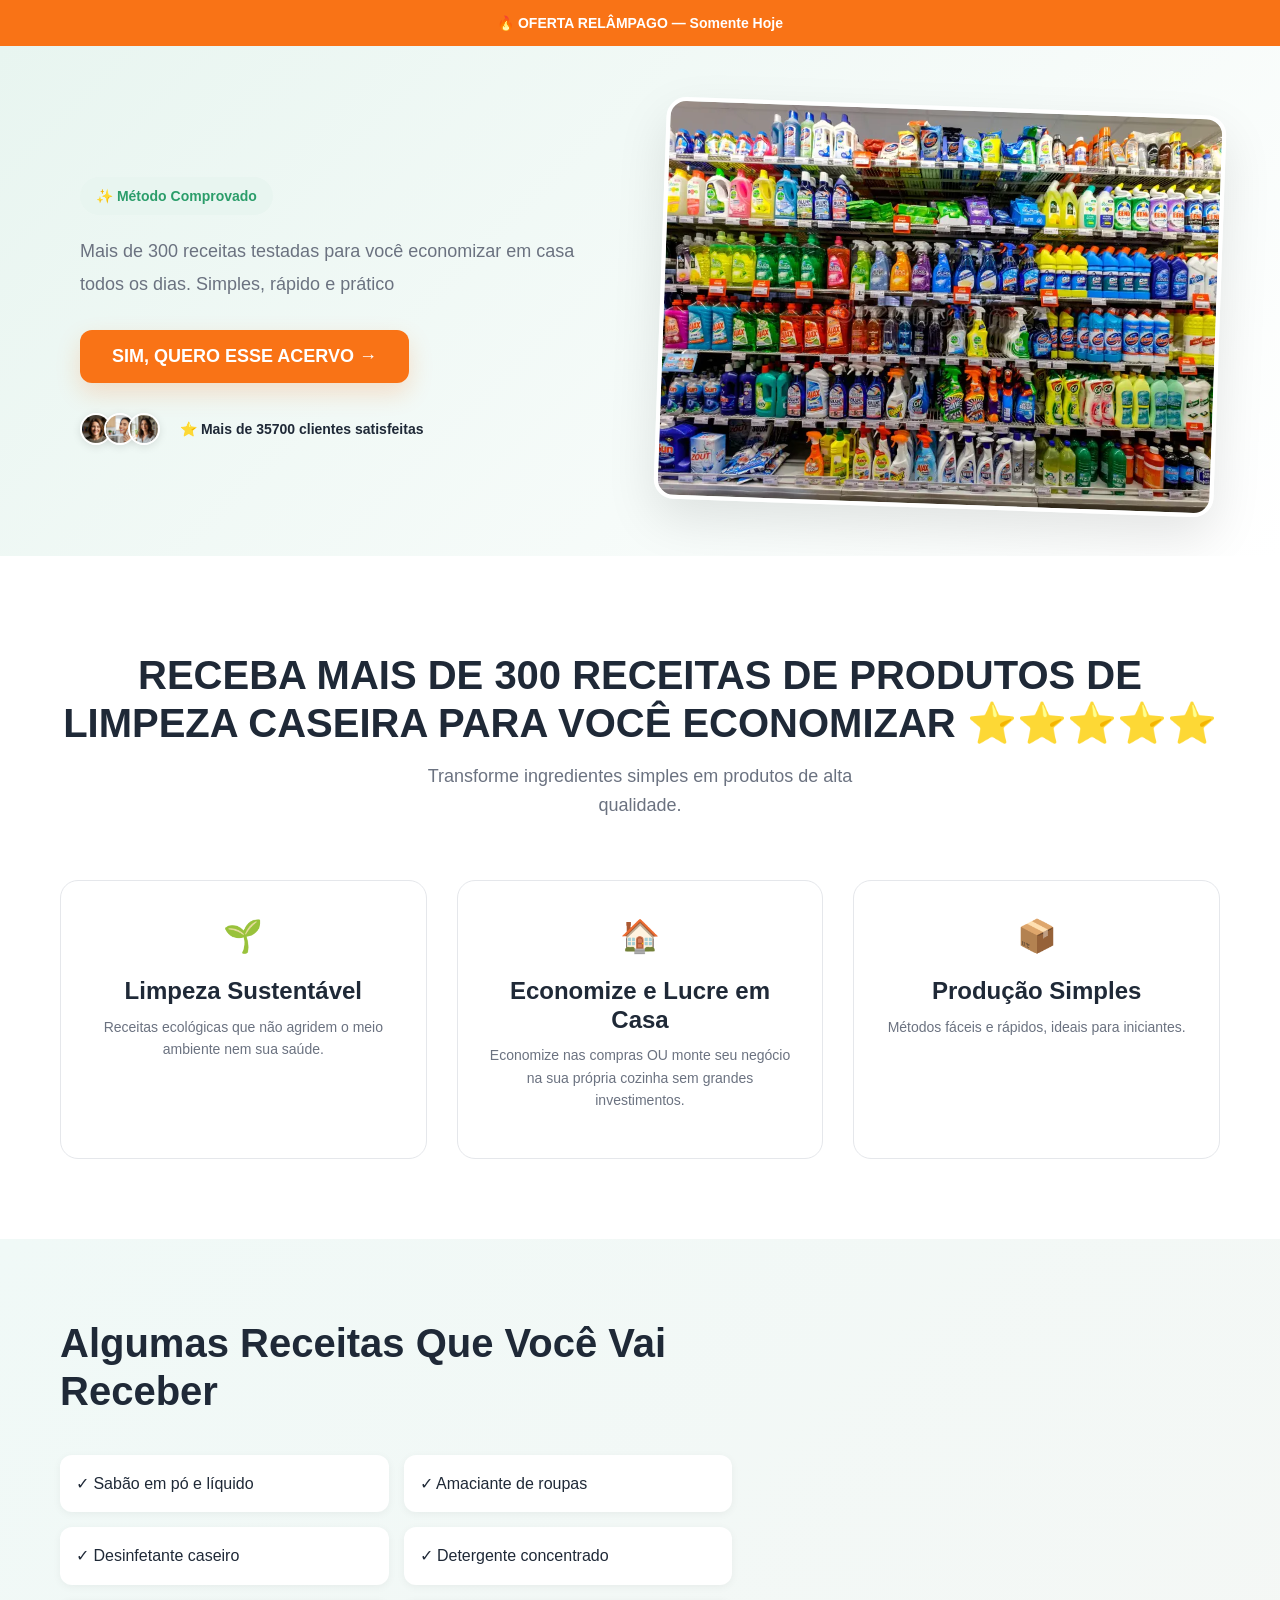
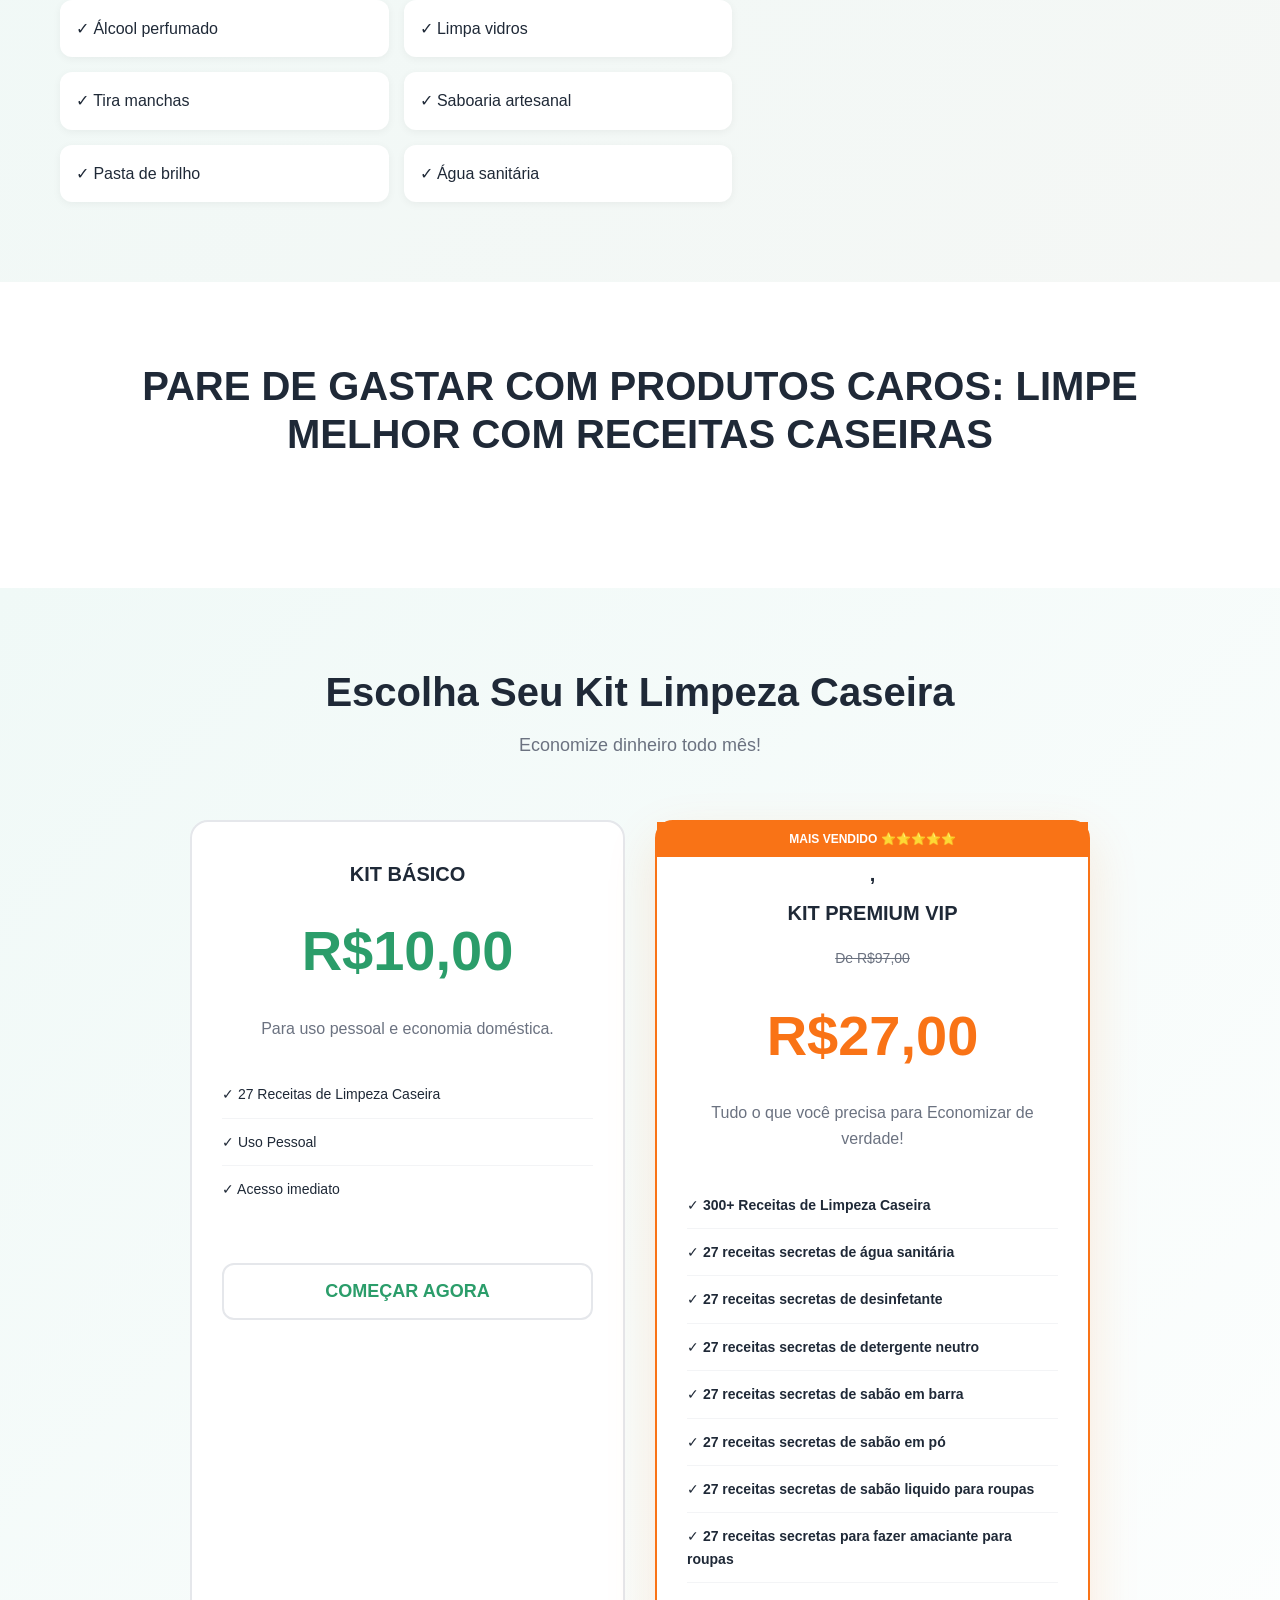
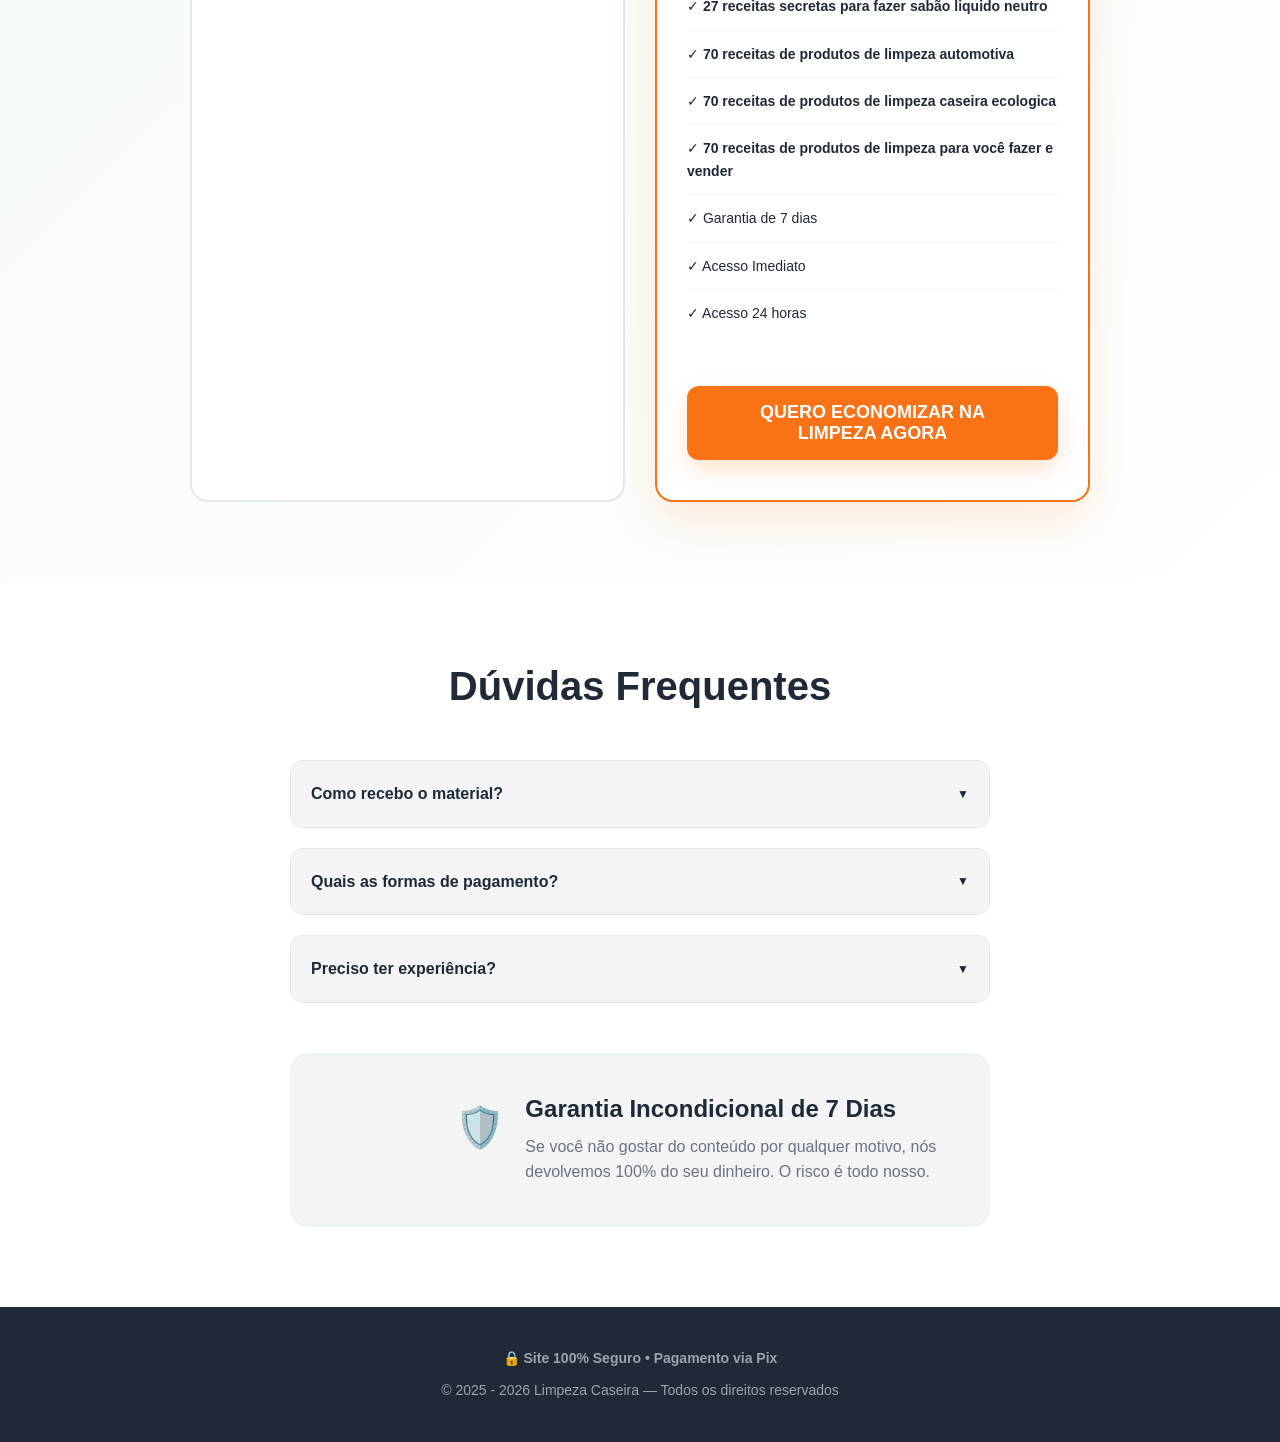
<file: index.html>
<!DOCTYPE html>
<html lang="pt-BR">
    <head>
        <meta charset="UTF-8"/>
        <meta name="viewport" content="width=device-width, initial-scale=1.0, maximum-scale=1"/>
        <title>Limpeza Caseira - Multiplique Sua Renda</title>
        <link rel="stylesheet" href="css/styles.css">
    </head>
    <div class="elementor-widget-container">
        <script src="https://cdn.utmify.com.br/scripts/utms/latest.js" data-utmify-prevent-subids="" async="" defer=""></script>
        <!-- Meta Pixel Code -->
        <script>
!function(f,b,e,v,n,t,s)
{if(f.fbq)return;n=f.fbq=function(){n.callMethod?
n.callMethod.apply(n,arguments):n.queue.push(arguments)};
if(!f._fbq)f._fbq=n;n.push=n;n.loaded=!0;n.version='2.0';
n.queue=[];t=b.createElement(e);t.async=!0;
t.src=v;s=b.getElementsByTagName(e)[0];
s.parentNode.insertBefore(t,s)}(window, document,'script',
'https://connect.facebook.net/en_US/fbevents.js');
fbq('init', '1253588453019189');
fbq('track', 'PageView');
</script>
        <noscript>
            <img height="1" width="1" style="display:none" src="https://www.facebook.com/tr?id=1253588453019189&ev=PageView&noscript=1"/>
        </noscript>
        <!-- End Meta Pixel Code -->         
    </div>
    <body>
        <!-- Top Alert Bar -->
        <div class="alert-bar">
            🔥 OFERTA RELÂMPAGO — Somente Hoje
</div>
        <!-- Hero Section -->
        <header class="hero-section">
            <div class="container">
                <div class="hero-content">
                    <div class="hero-text">
                        <div class="badge">
                            ✨ Método Comprovado
</div>
                        <p class="hero-subtitle">Mais de 300 receitas testadas para você economizar em casa todos os dias. Simples, rápido e prático</p>
                        <button class="btn btn-primary btn-lg" id="scrollPricing">
                            SIM, QUERO ESSE ACERVO &rarr;
</button>
                        <div class="social-proof">
                            <div class="avatars">
                                <img src="images/avatar1.jpg" alt="User" class="avatar">
                                <img src="images/avatar2.jpg" alt="User" class="avatar">
                                <img src="images/avatar3.jpg" alt="User" class="avatar">
                            </div>
                            <span>⭐ Mais de 35700 clientes satisfeitas</span>
                        </div>
                    </div>
                    <div class="hero-image">
                        <img src="images/hero-bg.jpg" alt="Produtos de limpeza caseiros" class="product-image">
                    </div>
                </div>
            </div>
        </header>
        <!-- Benefits Section -->
        <section class="benefits-section">
            <div class="container">
                <div class="section-header">
                    <h2><h2 spellcheck="true" data-medium-editor-element="true" role="textbox" aria-multiline="true" data-medium-editor-editor-index="39" medium-editor-index="319993c7-714f-2b6f-6f4d-fbbd4f64e919" data-placeholder="Type your text" data-medium-focused="true">RECEBA MAIS DE 300 RECEITAS DE PRODUTOS DE LIMPEZA CASEIRA PARA VOCÊ ECONOMIZAR ⭐⭐⭐⭐⭐</h2></h2>
                    <p>Transforme ingredientes simples em produtos de alta qualidade.</p>
                </div>
                <div class="benefits-grid">
                    <div class="benefit-card">
                        <div class="benefit-icon">🌱</div>
                        <h3>Limpeza Sustentável</h3>
                        <p>Receitas ecológicas que não agridem o meio ambiente nem sua saúde.</p>
                    </div>
                    <div class="benefit-card">
                        <div class="benefit-icon">🏠</div>
                        <h3>Economize e Lucre em Casa</h3>
                        <p>Economize nas compras OU monte seu negócio na sua própria cozinha sem grandes investimentos.</p>
                    </div>
                    <div class="benefit-card">
                        <div class="benefit-icon">📦</div>
                        <h3>Produção Simples</h3>
                        <p>Métodos fáceis e rápidos, ideais para iniciantes.</p>
                    </div>
                </div>
            </div>
        </section>
        <!-- Recipes Section -->
        <section class="recipes-section">
            <div class="container">
                <div class="recipes-content">
                    <div class="recipes-list">
                        <h2>Algumas Receitas Que Você Vai Receber&nbsp;</h2>
                        <div class="recipes-grid">
                            <div class="recipe-item">✓ Sabão em pó e líquido</div>
                            <div class="recipe-item">✓ Amaciante de roupas</div>
                            <div class="recipe-item">✓ Desinfetante caseiro</div>
                            <div class="recipe-item">✓ Detergente concentrado</div>
                            <div class="recipe-item">✓ Álcool perfumado</div>
                            <div class="recipe-item">✓ Limpa vidros</div>
                            <div class="recipe-item">✓ Tira manchas</div>
                            <div class="recipe-item">✓ Saboaria artesanal</div>
                            <div class="recipe-item">✓ Pasta de brilho</div>
                            <div class="recipe-item">✓ Água sanitária</div>
                        </div>
                    </div>
                </div>
            </div>
        </section>
        <!-- Testimonials -->
        <section class="testimonials-section">
            <div class="container">
                <h2>PARE DE GASTAR COM PRODUTOS CAROS: LIMPE MELHOR COM RECEITAS CASEIRAS</h2>
            </div>
        </section>
        <!-- Pricing Section -->
        <section class="pricing-section" id="pricing">
            <div class="container">
                <div class="section-header">
                    <h2>Escolha Seu Kit Limpeza Caseira</h2>
                    <p>Economize dinheiro todo mês!</p>
                </div>
                <div class="pricing-cards">
                    <div class="pricing-card">
                        <h3>KIT BÁSICO</h3>
                        <div class="price">R$10,00</div>
                        <p>Para uso pessoal e economia doméstica.</p>
                        <ul class="features">
                            <li>✓ 27 Receitas de Limpeza Caseira</li>
                            <li>✓ Uso Pessoal</li>
                            <li>✓ Acesso imediato</li>
                        </ul>
                        <button class="btn btn-outline btn-lg" onclick="window.location.href='index2.html'">
                            COMEÇAR AGORA
</button>
                    </div>
                    <div class="pricing-card featured">
                        <div class="badge-featured">MAIS VENDIDO&nbsp;⭐⭐⭐⭐⭐</div>
                        <h3>,</h3>
                        <h3>KIT PREMIUM VIP</h3>
                        <div class="price-section">
                            <span class="old-price">De R$97,00</span>
                            <div class="price featured-price">R$27,00</div>
                        </div>
                        <p>Tudo o que você precisa para Economizar de verdade!</p>
                        <ul class="features">
                            <li>✓ 
                                <strong>300+ Receitas de Limpeza Caseira</strong>
                            </li>
                            <li>✓ 
                                <strong>27 receitas secretas de água sanitária&nbsp;</strong>
                            </li>
                            <li>✓ 
                                <strong>27 receitas secretas de desinfetante</strong>
                            </li>
                            <li>✓ 
                                <strong>27 receitas secretas de detergente neutro</strong>
                            </li>
                            <li>✓ 
                                <strong>27 receitas secretas de sabão em barra</strong>
                            </li>
                            <li>✓ 
                                <strong>27 receitas secretas de sabão em pó</strong>
                            </li>
                            <li>✓ 
                                <strong>27 receitas secretas de sabão liquido para roupas </strong>
                            </li>
                            <li>✓ 
                                <strong>27 receitas secretas para fazer amaciante para roupas</strong>
                            </li>
                            <li>✓ 
                                <strong>27 receitas secretas para fazer sabão liquido neutro</strong>
                            </li>
                            <li>✓ 
                                <strong>70 receitas de produtos de limpeza automotiva</strong>
                            </li>
                            <li>✓ 
                                <strong>70 receitas de produtos de limpeza caseira ecologica</strong>
                            </li>
                            <li>✓ 
                                <strong>70 receitas de produtos de limpeza para você fazer e vender</strong>
                            </li>
                            <li>✓ Garantia de 7 dias</li>
                            <li>✓ Acesso Imediato</li>
                            <li>✓ Acesso 24 horas</li>
                        </ul>
                        <button class="btn btn-primary btn-lg" onclick="window.location.href='https://pay.wiapy.com/n4kEjGSii8'">
                            QUERO ECONOMIZAR NA LIMPEZA AGORA
</button>
                    </div>
                </div>
            </div>
        </section>
        <!-- FAQ Section -->
        <section class="faq-section">
            <div class="container">
                <h2>Dúvidas Frequentes</h2>
                <div class="faq-items">
                    <div class="faq-item">
                        <div class="faq-question" onclick="toggleFaq(this)">
                            Como recebo o material?
                            <span class="toggle-icon">▼</span>
                        </div>
                        <div class="faq-answer">
                            O acesso é enviado imediatamente para o seu e-mail logo após a confirmação do pagamento. É tudo digital, você pode baixar no celular ou computador.
</div>
                    </div>
                    <div class="faq-item">
                        <div class="faq-question" onclick="toggleFaq(this)">
                            Quais as formas de pagamento?
                            <span class="toggle-icon">▼</span>
                        </div>
                        <div class="faq-answer">
                            Aceitamos Pix com aprovação imediata e cartões de crédito. Tudo processado por uma plataforma 100% segura.
</div>
                    </div>
                    <div class="faq-item">
                        <div class="faq-question" onclick="toggleFaq(this)">
                            Preciso ter experiência?
                            <span class="toggle-icon">▼</span>
                        </div>
                        <div class="faq-answer">
                            Não! As receitas são passo a passo, ideais para iniciantes. Você vai conseguir fazer mesmo que nunca tenha feito antes.
</div>
                    </div>
                </div>
                <div class="guarantee-box">
                    <div class="guarantee-icon">
                        <div>
                            <span style="color: var(--text-muted);">&nbsp; &nbsp; &nbsp; &nbsp; &nbsp; &nbsp; 🛡️</span>
                            <br>
                        </div>
                    </div>
                    <div>
                        <h3>Garantia Incondicional de 7 Dias</h3>
                        <p>Se você não gostar do conteúdo por qualquer motivo, nós devolvemos 100% do seu dinheiro. O risco é todo nosso.</p>
                    </div>
                </div>
            </div>
        </section>
        <!-- Footer -->
        <footer class="footer">
            <div class="container">
                <div class="footer-secure">🔒 Site 100% Seguro • Pagamento via Pix</div>
                <p>&copy; 2025 - 2026 Limpeza Caseira &mdash; Todos os direitos reservados</p>
            </div>
        </footer>
        <script src="js/script.js"></script>
    </body>
</html>
</file>
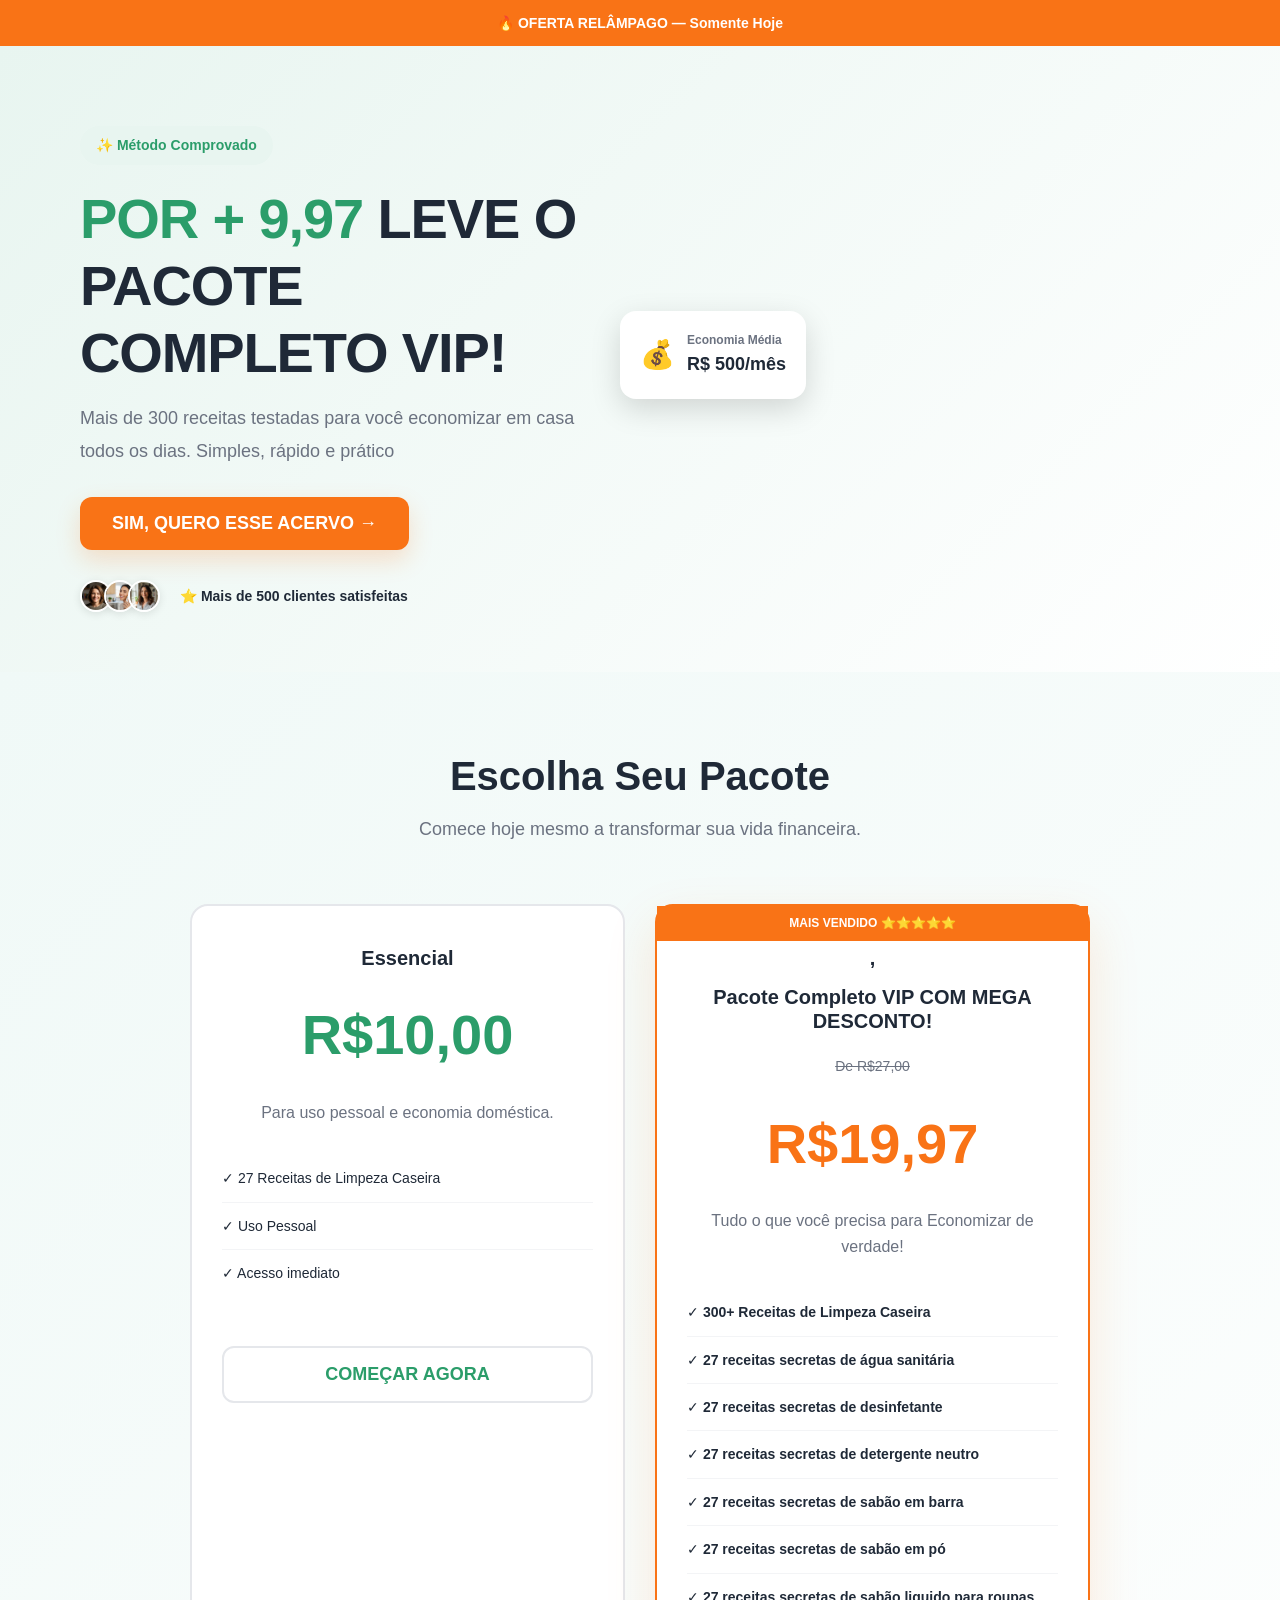
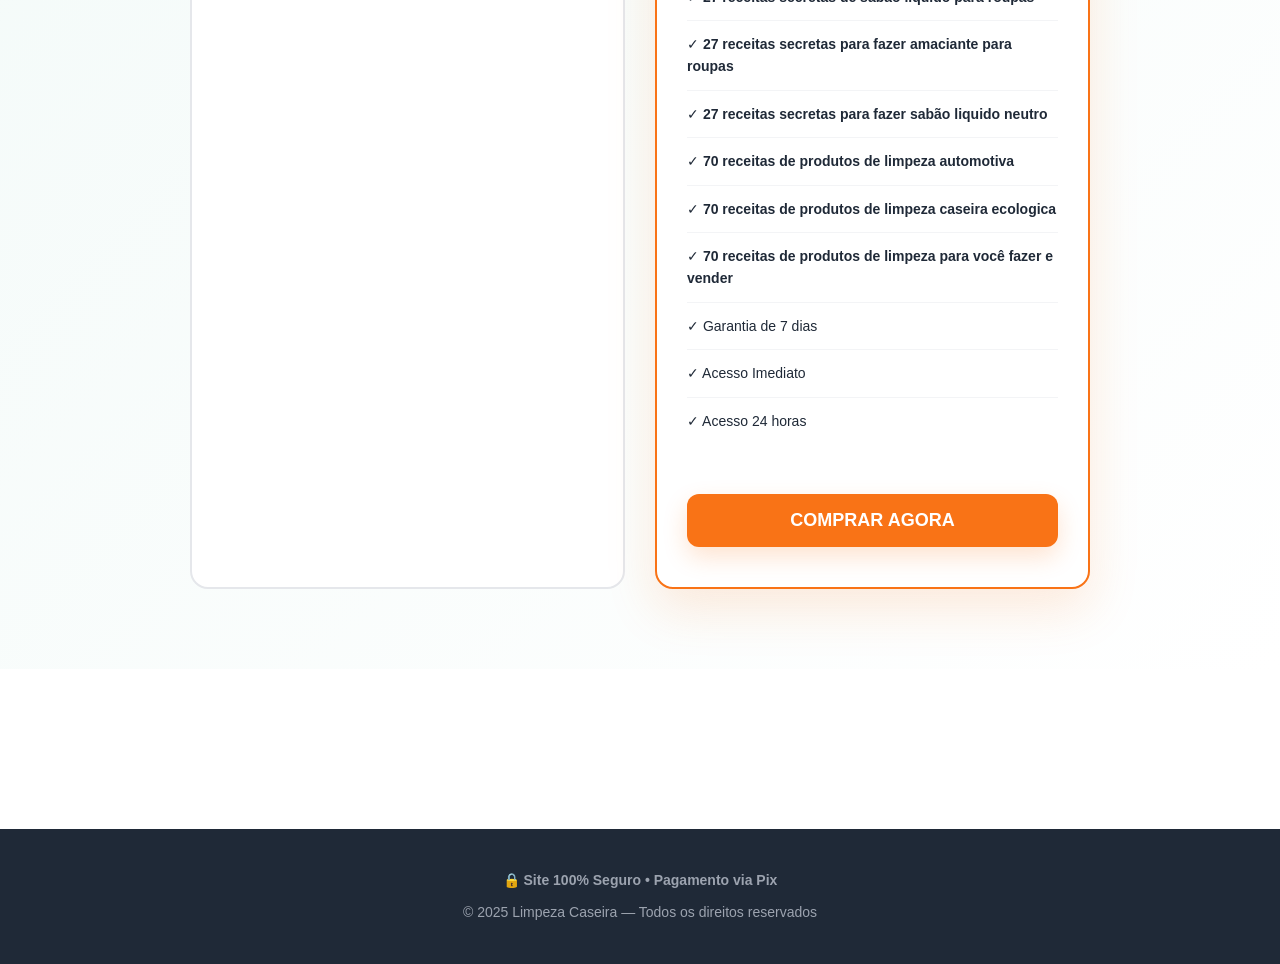
<file: index2.html>
<!DOCTYPE html>
<html lang="pt-BR">
    <head>
        <meta charset="UTF-8"/>
        <meta name="viewport" content="width=device-width, initial-scale=1.0, maximum-scale=1"/>
        <title>Limpeza Caseira - Multiplique Sua Renda</title>
        <link rel="stylesheet" href="css/styles.css">
    </head>
    <div class="elementor-widget-container">
        <script src="https://cdn.utmify.com.br/scripts/utms/latest.js" data-utmify-prevent-subids="" async="" defer=""></script>
        <!-- Meta Pixel Code -->
        <script>
!function(f,b,e,v,n,t,s)
{if(f.fbq)return;n=f.fbq=function(){n.callMethod?
n.callMethod.apply(n,arguments):n.queue.push(arguments)};
if(!f._fbq)f._fbq=n;n.push=n;n.loaded=!0;n.version='2.0';
n.queue=[];t=b.createElement(e);t.async=!0;
t.src=v;s=b.getElementsByTagName(e)[0];
s.parentNode.insertBefore(t,s)}(window, document,'script',
'https://connect.facebook.net/en_US/fbevents.js');
fbq('init', '1253588453019189');
fbq('track', 'PageView');
</script>
        <noscript>
            <img height="1" width="1" style="display:none" src="https://www.facebook.com/tr?id=1253588453019189&ev=PageView&noscript=1"/>
        </noscript>
        <!-- End Meta Pixel Code -->         
    </div>
    <body>
        <!-- Top Alert Bar -->
        <div class="alert-bar">
            🔥 OFERTA RELÂMPAGO — Somente Hoje
</div>
        <!-- Hero Section -->
        <header class="hero-section">
            <div class="container">
                <div class="hero-content">
                    <div class="hero-text">
                        <div class="badge">
                            ✨ Método Comprovado
</div>
                        <h1><span class="highlight">POR + 9,97</span>&nbsp;LEVE O PACOTE COMPLETO VIP!</h1>
                        <p class="hero-subtitle">Mais de 300 receitas testadas para você economizar em casa todos os dias. Simples, rápido e prático</p>
                        <button class="btn btn-primary btn-lg" id="scrollPricing">
                            SIM, QUERO ESSE ACERVO &rarr;
</button>
                        <div class="social-proof">
                            <div class="avatars">
                                <img src="images/avatar1.jpg" alt="User" class="avatar">
                                <img src="images/avatar2.jpg" alt="User" class="avatar">
                                <img src="images/avatar3.jpg" alt="User" class="avatar">
                            </div>
                            <span>⭐ Mais de 500 clientes satisfeitas</span>
                        </div>
                    </div>
                    <div class="hero-image">
                        <div class="floating-badge">
                            <div class="icon">💰</div>
                            <div>
                                <p>Economia Média</p>
                                <p class="bold">R$ 500/mês</p>
                            </div>
                        </div>
                    </div>
                </div>
            </div>
        </header>
        <!-- Benefits Section -->
        <!-- Recipes Section -->
        <!-- Testimonials -->
        <!-- Pricing Section -->
        <section class="pricing-section" id="pricing">
            <div class="container">
                <div class="section-header">
                    <h2>Escolha Seu Pacote</h2>
                    <p>Comece hoje mesmo a transformar sua vida financeira.</p>
                </div>
                <div class="pricing-cards">
                    <div class="pricing-card">
                        <h3>Essencial</h3>
                        <div class="price">R$10,00</div>
                        <p>Para uso pessoal e economia doméstica.</p>
                        <ul class="features">
                            <li>✓ 27 Receitas de Limpeza Caseira</li>
                            <li>✓ Uso Pessoal</li>
                            <li>✓ Acesso imediato</li>
                        </ul>
                        <button class="btn btn-outline btn-lg" onclick="window.location.href='https://pay.wiapy.com/CThr7U6z9S'">
                            COMEÇAR AGORA
</button>
                    </div>
                    <div class="pricing-card featured">
                        <div class="badge-featured">MAIS VENDIDO&nbsp;⭐⭐⭐⭐⭐</div>
                        <h3>,</h3>
                        <h3>Pacote Completo VIP COM MEGA DESCONTO!</h3>
                        <div class="price-section">
                            <span class="old-price">De R$27,00</span>
                            <div class="price featured-price">R$19,97</div>
                        </div>
                        <p>Tudo o que você precisa para Economizar de verdade!</p>
                        <ul class="features">
                            <li>✓ 
                                <strong>300+ Receitas de Limpeza Caseira</strong>
                            </li>
                            <li>✓ 
                                <strong>27 receitas secretas de água sanitária&nbsp;</strong>
                            </li>
                            <li>✓ 
                                <strong>27 receitas secretas de desinfetante</strong>
                            </li>
                            <li>✓ 
                                <strong>27 receitas secretas de detergente neutro</strong>
                            </li>
                            <li>✓ 
                                <strong>27 receitas secretas de sabão em barra</strong>
                            </li>
                            <li>✓ 
                                <strong>27 receitas secretas de sabão em pó</strong>
                            </li>
                            <li>✓ 
                                <strong>27 receitas secretas de sabão liquido para roupas </strong>
                            </li>
                            <li>✓ 
                                <strong>27 receitas secretas para fazer amaciante para roupas</strong>
                            </li>
                            <li>✓ 
                                <strong>27 receitas secretas para fazer sabão liquido neutro</strong>
                            </li>
                            <li>✓ 
                                <strong>70 receitas de produtos de limpeza automotiva</strong>
                            </li>
                            <li>✓ 
                                <strong>70 receitas de produtos de limpeza caseira ecologica</strong>
                            </li>
                            <li>✓ 
                                <strong>70 receitas de produtos de limpeza para você fazer e vender</strong>
                            </li>
                            <li>✓ Garantia de 7 dias</li>
                            <li>✓ Acesso Imediato</li>
                            <li>✓ Acesso 24 horas</li>
                        </ul>
                        <button class="btn btn-primary btn-lg" onclick="window.location.href='https://pay.wiapy.com/o1HfJuOet'">
                            COMPRAR AGORA
</button>
                    </div>
                </div>
            </div>
        </section>
        <!-- FAQ Section -->
        <section class="faq-section">
</section>
        <!-- Footer -->
        <footer class="footer">
            <div class="container">
                <div class="footer-secure">🔒 Site 100% Seguro • Pagamento via Pix</div>
                <p>© 2025 Limpeza Caseira — Todos os direitos reservados</p>
            </div>
        </footer>
        <script src="js/script.js"></script>
    </body>
</html>
</file>
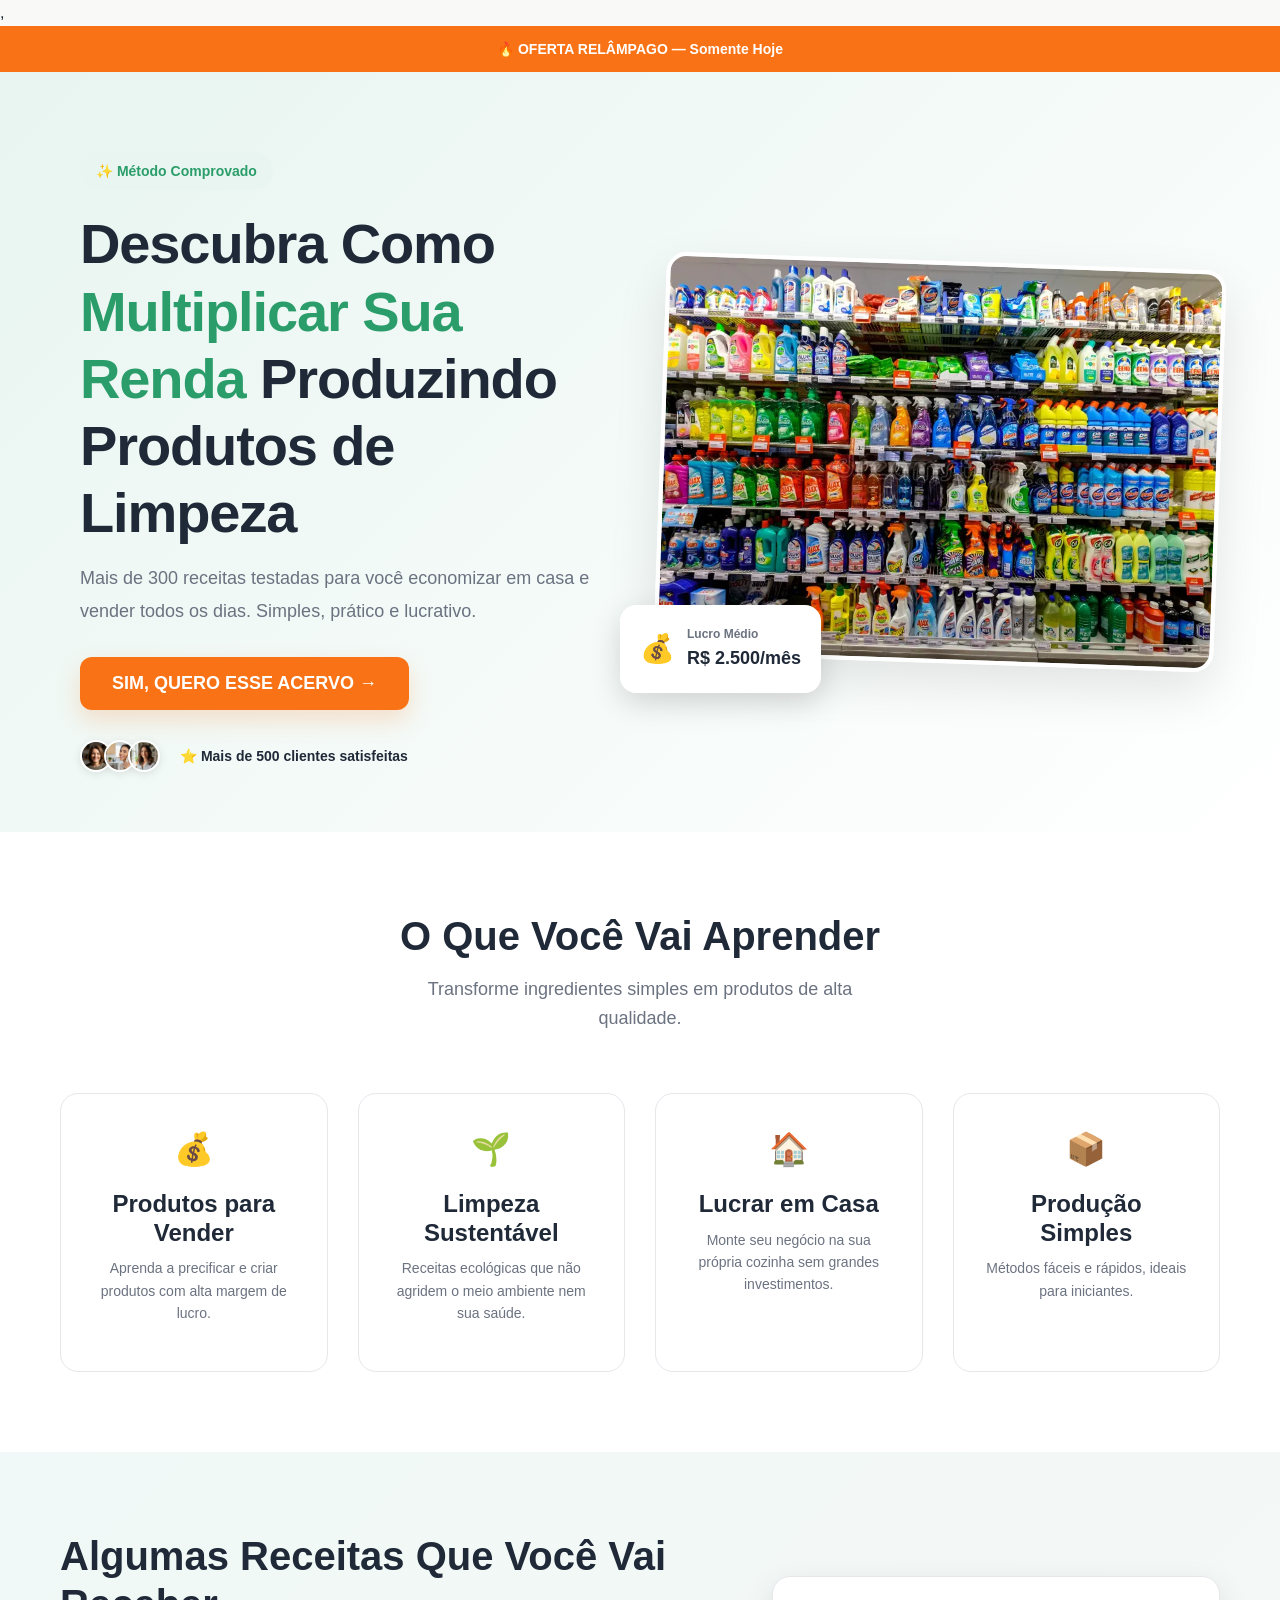
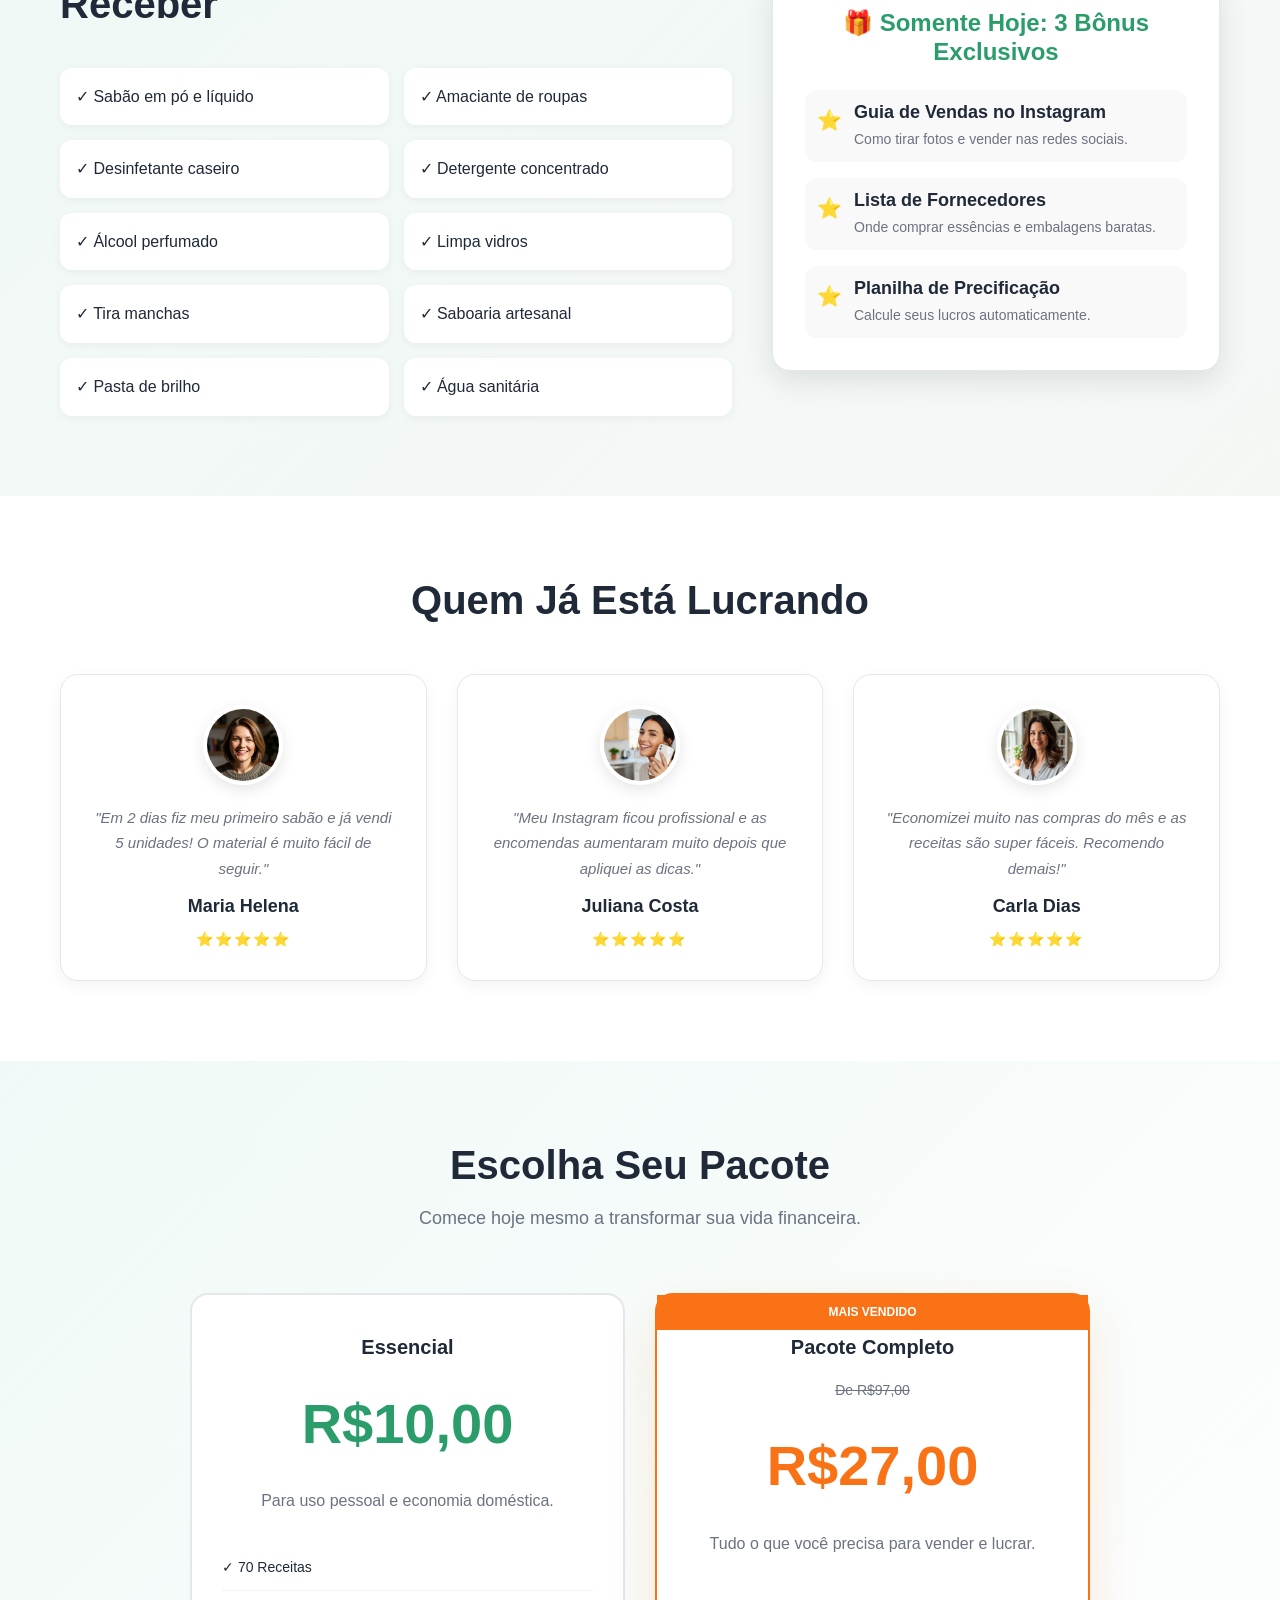
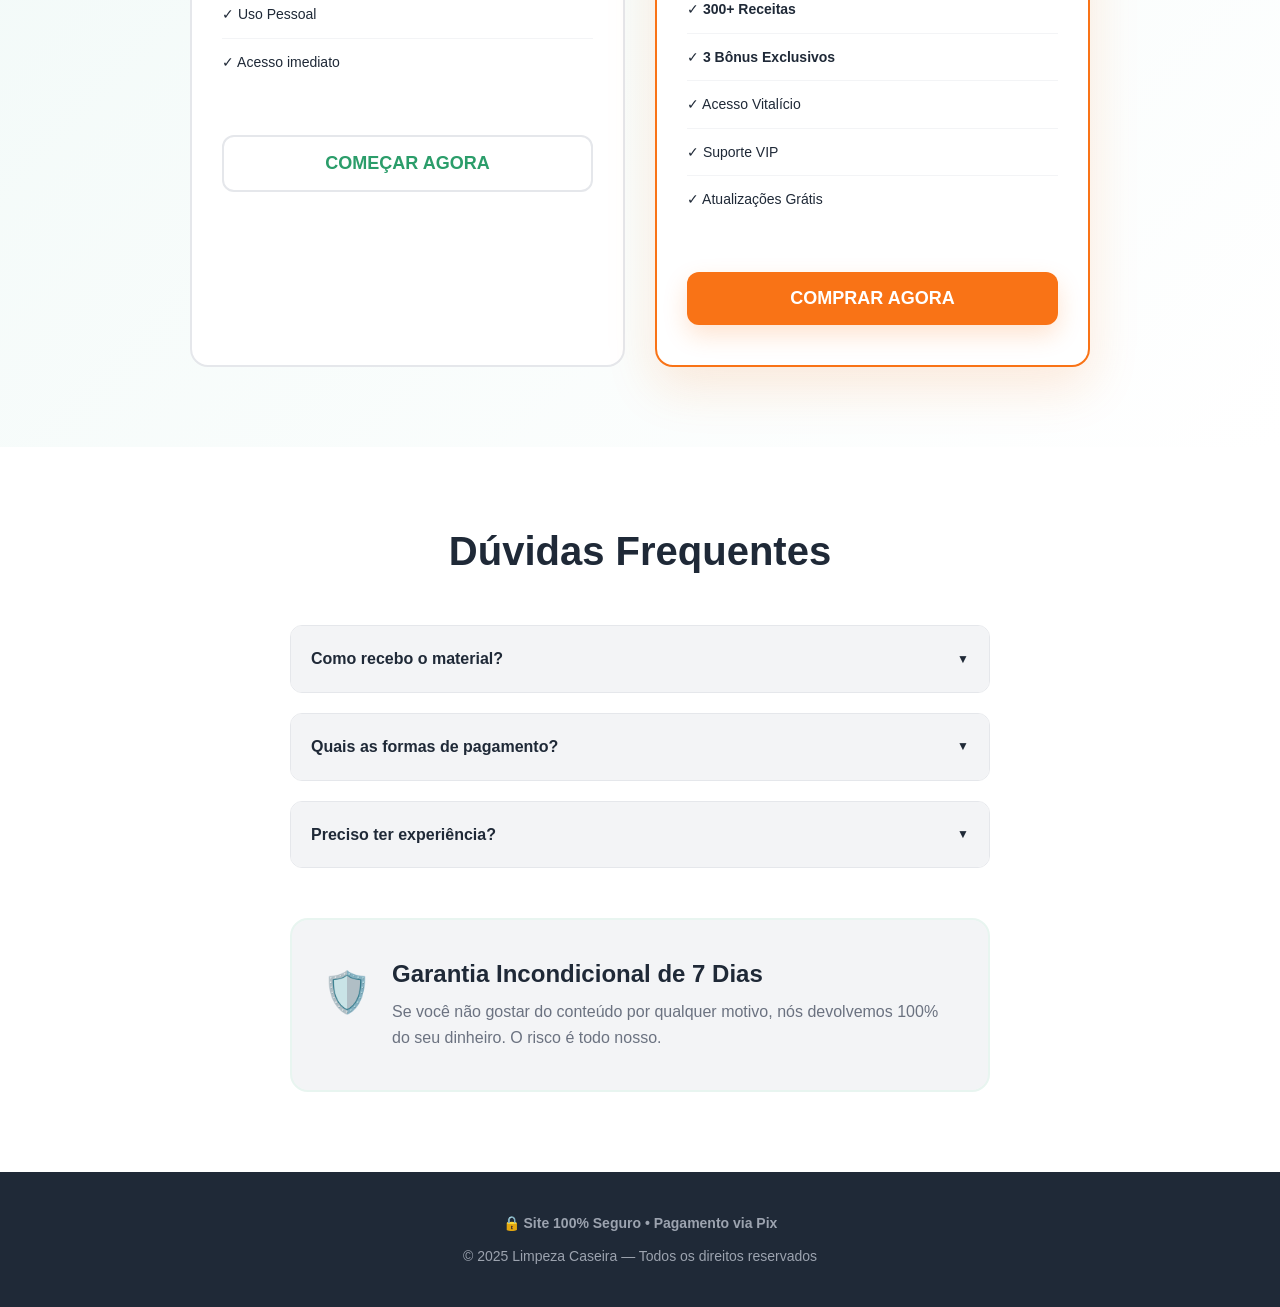
<file: sales.html>
,<!DOCTYPE html>
<html lang="pt-BR">
<head>
    <meta charset="UTF-8" />
    <meta name="viewport" content="width=device-width, initial-scale=1.0, maximum-scale=1" />
    <title>Limpeza Caseira - Multiplique Sua Renda</title>
    <link rel="stylesheet" href="/css/styles.css">
</head>
<body>
    <!-- Top Alert Bar -->
    <div class="alert-bar">
        🔥 OFERTA RELÂMPAGO — Somente Hoje
    </div>

    <!-- Hero Section -->
    <header class="hero-section">
        <div class="container">
            <div class="hero-content">
                <div class="hero-text">
                    <div class="badge">
                        ✨ Método Comprovado
                    </div>
                    
                    <h1>Descubra Como <span class="highlight">Multiplicar Sua Renda</span> Produzindo Produtos de Limpeza</h1>
                    
                    <p class="hero-subtitle">Mais de 300 receitas testadas para você economizar em casa e vender todos os dias. Simples, prático e lucrativo.</p>
                    
                    <button class="btn btn-primary btn-lg" id="scrollPricing">
                        SIM, QUERO ESSE ACERVO →
                    </button>

                    <div class="social-proof">
                        <div class="avatars">
                            <img src="/images/avatar1.jpg" alt="User" class="avatar">
                            <img src="/images/avatar2.jpg" alt="User" class="avatar">
                            <img src="/images/avatar3.jpg" alt="User" class="avatar">
                        </div>
                        <span>⭐ Mais de 500 clientes satisfeitas</span>
                    </div>
                </div>

                <div class="hero-image">
                    <img src="/images/hero-bg.jpg" alt="Produtos de limpeza caseiros" class="product-image">
                    
                    <div class="floating-badge">
                        <div class="icon">💰</div>
                        <div>
                            <p>Lucro Médio</p>
                            <p class="bold">R$ 2.500/mês</p>
                        </div>
                    </div>
                </div>
            </div>
        </div>
    </header>

    <!-- Benefits Section -->
    <section class="benefits-section">
        <div class="container">
            <div class="section-header">
                <h2>O Que Você Vai Aprender</h2>
                <p>Transforme ingredientes simples em produtos de alta qualidade.</p>
            </div>

            <div class="benefits-grid">
                <div class="benefit-card">
                    <div class="benefit-icon">💰</div>
                    <h3>Produtos para Vender</h3>
                    <p>Aprenda a precificar e criar produtos com alta margem de lucro.</p>
                </div>
                <div class="benefit-card">
                    <div class="benefit-icon">🌱</div>
                    <h3>Limpeza Sustentável</h3>
                    <p>Receitas ecológicas que não agridem o meio ambiente nem sua saúde.</p>
                </div>
                <div class="benefit-card">
                    <div class="benefit-icon">🏠</div>
                    <h3>Lucrar em Casa</h3>
                    <p>Monte seu negócio na sua própria cozinha sem grandes investimentos.</p>
                </div>
                <div class="benefit-card">
                    <div class="benefit-icon">📦</div>
                    <h3>Produção Simples</h3>
                    <p>Métodos fáceis e rápidos, ideais para iniciantes.</p>
                </div>
            </div>
        </div>
    </section>

    <!-- Recipes Section -->
    <section class="recipes-section">
        <div class="container">
            <div class="recipes-content">
                <div class="recipes-list">
                    <h2>Algumas Receitas Que Você Vai Receber</h2>
                    <div class="recipes-grid">
                        <div class="recipe-item">✓ Sabão em pó e líquido</div>
                        <div class="recipe-item">✓ Amaciante de roupas</div>
                        <div class="recipe-item">✓ Desinfetante caseiro</div>
                        <div class="recipe-item">✓ Detergente concentrado</div>
                        <div class="recipe-item">✓ Álcool perfumado</div>
                        <div class="recipe-item">✓ Limpa vidros</div>
                        <div class="recipe-item">✓ Tira manchas</div>
                        <div class="recipe-item">✓ Saboaria artesanal</div>
                        <div class="recipe-item">✓ Pasta de brilho</div>
                        <div class="recipe-item">✓ Água sanitária</div>
                    </div>
                </div>

                <div class="bonus-box">
                    <h3>🎁 Somente Hoje: 3 Bônus Exclusivos</h3>
                    <div class="bonus-items">
                        <div class="bonus-item">
                            <div class="bonus-icon">⭐</div>
                            <div>
                                <h4>Guia de Vendas no Instagram</h4>
                                <p>Como tirar fotos e vender nas redes sociais.</p>
                            </div>
                        </div>
                        <div class="bonus-item">
                            <div class="bonus-icon">⭐</div>
                            <div>
                                <h4>Lista de Fornecedores</h4>
                                <p>Onde comprar essências e embalagens baratas.</p>
                            </div>
                        </div>
                        <div class="bonus-item">
                            <div class="bonus-icon">⭐</div>
                            <div>
                                <h4>Planilha de Precificação</h4>
                                <p>Calcule seus lucros automaticamente.</p>
                            </div>
                        </div>
                    </div>
                </div>
            </div>
        </div>
    </section>

    <!-- Testimonials -->
    <section class="testimonials-section">
        <div class="container">
            <h2>Quem Já Está Lucrando</h2>
            <div class="testimonials-grid">
                <div class="testimonial-card">
                    <img src="/images/avatar1.jpg" alt="Maria Helena" class="testimonial-avatar">
                    <p class="testimonial-quote">"Em 2 dias fiz meu primeiro sabão e já vendi 5 unidades! O material é muito fácil de seguir."</p>
                    <h4>Maria Helena</h4>
                    <div class="stars">⭐⭐⭐⭐⭐</div>
                </div>
                <div class="testimonial-card">
                    <img src="/images/avatar2.jpg" alt="Juliana Costa" class="testimonial-avatar">
                    <p class="testimonial-quote">"Meu Instagram ficou profissional e as encomendas aumentaram muito depois que apliquei as dicas."</p>
                    <h4>Juliana Costa</h4>
                    <div class="stars">⭐⭐⭐⭐⭐</div>
                </div>
                <div class="testimonial-card">
                    <img src="/images/avatar3.jpg" alt="Carla Dias" class="testimonial-avatar">
                    <p class="testimonial-quote">"Economizei muito nas compras do mês e as receitas são super fáceis. Recomendo demais!"</p>
                    <h4>Carla Dias</h4>
                    <div class="stars">⭐⭐⭐⭐⭐</div>
                </div>
            </div>
        </div>
    </section>

    <!-- Pricing Section -->
    <section class="pricing-section" id="pricing">
        <div class="container">
            <div class="section-header">
                <h2>Escolha Seu Pacote</h2>
                <p>Comece hoje mesmo a transformar sua vida financeira.</p>
            </div>

            <div class="pricing-cards">
                <div class="pricing-card">
                    <h3>Essencial</h3>
                    <div class="price">R$10,00</div>
                    <p>Para uso pessoal e economia doméstica.</p>
                    <ul class="features">
                        <li>✓ 70 Receitas</li>
                        <li>✓ Uso Pessoal</li>
                        <li>✓ Acesso imediato</li>
                    </ul>
                    <button class="btn btn-outline btn-lg" onclick="window.location.href='https://pay.wiapy.com/CThr7U6z9S'">
                        COMEÇAR AGORA
                    </button>
                </div>

                <div class="pricing-card featured">
                    <div class="badge-featured">MAIS VENDIDO</div>
                    <h3>Pacote Completo</h3>
                    <div class="price-section">
                        <span class="old-price">De R$97,00</span>
                        <div class="price featured-price">R$27,00</div>
                    </div>
                    <p>Tudo o que você precisa para vender e lucrar.</p>
                    <ul class="features">
                        <li>✓ <strong>300+ Receitas</strong></li>
                        <li>✓ <strong>3 Bônus Exclusivos</strong></li>
                        <li>✓ Acesso Vitalício</li>
                        <li>✓ Suporte VIP</li>
                        <li>✓ Atualizações Grátis</li>
                    </ul>
                    <button class="btn btn-primary btn-lg" onclick="window.location.href='https://pay.wiapy.com/n4kEjGSii8'">
                        COMPRAR AGORA
                    </button>
                </div>
            </div>
        </div>
    </section>

    <!-- FAQ Section -->
    <section class="faq-section">
        <div class="container">
            <h2>Dúvidas Frequentes</h2>
            
            <div class="faq-items">
                <div class="faq-item">
                    <div class="faq-question" onclick="toggleFaq(this)">
                        Como recebo o material?
                        <span class="toggle-icon">▼</span>
                    </div>
                    <div class="faq-answer">
                        O acesso é enviado imediatamente para o seu e-mail logo após a confirmação do pagamento. É tudo digital, você pode baixar no celular ou computador.
                    </div>
                </div>

                <div class="faq-item">
                    <div class="faq-question" onclick="toggleFaq(this)">
                        Quais as formas de pagamento?
                        <span class="toggle-icon">▼</span>
                    </div>
                    <div class="faq-answer">
                        Aceitamos Pix com aprovação imediata e cartões de crédito. Tudo processado por uma plataforma 100% segura.
                    </div>
                </div>

                <div class="faq-item">
                    <div class="faq-question" onclick="toggleFaq(this)">
                        Preciso ter experiência?
                        <span class="toggle-icon">▼</span>
                    </div>
                    <div class="faq-answer">
                        Não! As receitas são passo a passo, ideais para iniciantes. Você vai conseguir fazer mesmo que nunca tenha feito antes.
                    </div>
                </div>
            </div>

            <div class="guarantee-box">
                <div class="guarantee-icon">🛡️</div>
                <div>
                    <h3>Garantia Incondicional de 7 Dias</h3>
                    <p>Se você não gostar do conteúdo por qualquer motivo, nós devolvemos 100% do seu dinheiro. O risco é todo nosso.</p>
                </div>
            </div>
        </div>
    </section>

    <!-- Footer -->
    <footer class="footer">
        <div class="container">
            <div class="footer-secure">🔒 Site 100% Seguro • Pagamento via Pix</div>
            <p>© 2025 Limpeza Caseira — Todos os direitos reservados</p>
        </div>
    </footer>

    <script src="/js/script.js"></script>
</body>
</html>
</file>
<file: css/styles.css>
/* ============================================
   RESET & BASE STYLES
   ============================================ */
* {
    margin: 0;
    padding: 0;
    box-sizing: border-box;
}

html, body {
    font-family: 'Inter', -apple-system, BlinkMacSystemFont, 'Segoe UI', sans-serif;
    color: #1f2937;
    background: #f9faf7;
    line-height: 1.6;
}

/* ============================================
   COLOR PALETTE
   ============================================ */
:root {
    --primary: #2b9d6a;
    --primary-light: #e8f5f0;
    --accent: #f97316;
    --accent-light: #fff5f0;
    --dark: #1f2937;
    --light-gray: #f3f4f6;
    --border: #e5e7eb;
    --text-muted: #6b7280;
}

/* ============================================
   TYPOGRAPHY
   ============================================ */
h1, h2, h3, h4, h5, h6 {
    font-family: 'Poppins', sans-serif;
    font-weight: 700;
    line-height: 1.2;
    margin-bottom: 1rem;
}

h1 {
    font-size: 3.5rem;
    letter-spacing: -0.02em;
}

h2 {
    font-size: 2.5rem;
}

h3 {
    font-size: 1.5rem;
}

h4 {
    font-size: 1.125rem;
}

p {
    margin-bottom: 1rem;
}

.highlight {
    color: var(--primary);
}

/* ============================================
   CONTAINER & GRID
   ============================================ */
.container {
    max-width: 1200px;
    margin: 0 auto;
    padding: 0 20px;
}

/* ============================================
   ALERTS & BADGES
   ============================================ */
.alert-bar {
    background: var(--accent);
    color: white;
    text-align: center;
    padding: 12px 20px;
    font-size: 14px;
    font-weight: bold;
    animation: pulse 2s infinite;
}

@keyframes pulse {
    0%, 100% { opacity: 1; }
    50% { opacity: 0.7; }
}

.badge {
    display: inline-block;
    background: var(--primary-light);
    color: var(--primary);
    padding: 8px 16px;
    border-radius: 9999px;
    font-size: 14px;
    font-weight: 600;
    margin-bottom: 20px;
}

.badge-featured {
    position: absolute;
    top: 0;
    left: 0;
    right: 0;
    background: var(--accent);
    color: white;
    text-align: center;
    padding: 8px;
    font-size: 12px;
    font-weight: bold;
}

/* ============================================
   BUTTONS
   ============================================ */
.btn {
    padding: 12px 24px;
    border: none;
    border-radius: 12px;
    font-size: 16px;
    font-weight: 600;
    cursor: pointer;
    transition: all 0.3s ease;
    display: inline-block;
    text-align: center;
    text-decoration: none;
}

.btn-lg {
    padding: 16px 32px;
    font-size: 18px;
}

.btn-primary {
    background: var(--accent);
    color: white;
    box-shadow: 0 10px 25px rgba(249, 115, 22, 0.2);
}

.btn-primary:hover {
    background: #ea6317;
    transform: translateY(-2px);
    box-shadow: 0 15px 35px rgba(249, 115, 22, 0.3);
}

.btn-outline {
    background: white;
    color: var(--primary);
    border: 2px solid var(--border);
}

.btn-outline:hover {
    background: var(--primary-light);
    border-color: var(--primary);
}

/* ============================================
   HERO SECTION
   ============================================ */
.hero-section {
    background: linear-gradient(135deg, #e8f5f0 0%, white 100%);
    padding: 60px 0 40px;
    position: relative;
    overflow: hidden;
}

.hero-content {
    display: grid;
    grid-template-columns: 1fr 1fr;
    gap: 40px;
    align-items: center;
}

.hero-text {
    padding: 20px;
}

.hero-subtitle {
    font-size: 1.125rem;
    color: var(--text-muted);
    margin-bottom: 30px;
    line-height: 1.8;
}

.social-proof {
    display: flex;
    align-items: center;
    gap: 12px;
    margin-top: 30px;
    font-size: 14px;
    font-weight: 600;
}

.avatars {
    display: flex;
    margin-right: 8px;
}

.avatar {
    width: 32px;
    height: 32px;
    border-radius: 50%;
    border: 2px solid white;
    margin-left: -8px;
    object-fit: cover;
    box-shadow: 0 2px 8px rgba(0,0,0,0.1);
}

.avatar:first-child {
    margin-left: 0;
}

.hero-image {
    position: relative;
}

.product-image {
    width: 100%;
    border-radius: 20px;
    box-shadow: 0 20px 50px rgba(0,0,0,0.1);
    border: 4px solid white;
    transform: rotate(2deg);
    transition: transform 0.5s ease;
}

.product-image:hover {
    transform: rotate(0deg);
}

.floating-badge {
    position: absolute;
    bottom: -30px;
    left: -40px;
    background: white;
    padding: 20px;
    border-radius: 16px;
    box-shadow: 0 10px 30px rgba(0,0,0,0.15);
    display: flex;
    gap: 12px;
    align-items: center;
    animation: bounce 3s infinite;
}

.floating-badge .icon {
    font-size: 28px;
}

.floating-badge p:first-of-type {
    font-size: 12px;
    color: var(--text-muted);
    font-weight: 600;
    margin: 0;
}

.floating-badge .bold {
    font-size: 18px;
    font-weight: bold;
    color: var(--dark);
    margin: 0;
}

@keyframes bounce {
    0%, 100% { transform: translateY(0); }
    50% { transform: translateY(-10px); }
}

/* ============================================
   BENEFITS SECTION
   ============================================ */
.benefits-section {
    background: white;
    padding: 80px 0;
}

.section-header {
    text-align: center;
    margin-bottom: 60px;
}

.section-header h2 {
    margin-bottom: 15px;
}

.section-header p {
    font-size: 1.125rem;
    color: var(--text-muted);
    max-width: 500px;
    margin: 0 auto;
}

.benefits-grid {
    display: grid;
    grid-template-columns: repeat(auto-fit, minmax(250px, 1fr));
    gap: 30px;
}

.benefit-card {
    background: white;
    padding: 30px;
    border-radius: 18px;
    border: 1px solid var(--border);
    text-align: center;
    transition: all 0.3s ease;
}

.benefit-card:hover {
    border-color: var(--primary);
    box-shadow: 0 10px 30px rgba(43, 157, 106, 0.1);
}

.benefit-icon {
    font-size: 32px;
    margin-bottom: 15px;
}

.benefit-card h3 {
    margin-bottom: 10px;
    color: var(--dark);
}

.benefit-card p {
    color: var(--text-muted);
    font-size: 14px;
}

/* ============================================
   RECIPES SECTION
   ============================================ */
.recipes-section {
    background: linear-gradient(135deg, #f0f9f7 0%, #f5f7f5 100%);
    padding: 80px 0;
}

.recipes-content {
    display: grid;
    grid-template-columns: 1.5fr 1fr;
    gap: 40px;
    align-items: center;
}

.recipes-list h2 {
    margin-bottom: 40px;
}

.recipes-grid {
    display: grid;
    grid-template-columns: repeat(2, 1fr);
    gap: 15px;
}

.recipe-item {
    background: white;
    padding: 16px;
    border-radius: 12px;
    box-shadow: 0 2px 8px rgba(0,0,0,0.05);
    font-weight: 500;
    color: var(--dark);
    transition: all 0.3s ease;
}

.recipe-item:hover {
    box-shadow: 0 5px 15px rgba(43, 157, 106, 0.1);
    transform: translateY(-2px);
}

.bonus-box {
    background: white;
    padding: 32px;
    border-radius: 18px;
    box-shadow: 0 10px 30px rgba(0,0,0,0.1);
    border: 1px solid var(--border);
}

.bonus-box h3 {
    text-align: center;
    margin-bottom: 24px;
    color: var(--primary);
}

.bonus-items {
    display: flex;
    flex-direction: column;
    gap: 16px;
}

.bonus-item {
    display: flex;
    gap: 12px;
    padding: 12px;
    background: #f9f9f9;
    border-radius: 12px;
}

.bonus-icon {
    font-size: 20px;
    flex-shrink: 0;
    margin-top: 2px;
}

.bonus-item h4 {
    margin: 0 0 4px 0;
    color: var(--dark);
}

.bonus-item p {
    margin: 0;
    font-size: 14px;
    color: var(--text-muted);
}

/* ============================================
   TESTIMONIALS SECTION
   ============================================ */
.testimonials-section {
    background: white;
    padding: 80px 0;
}

.testimonials-section h2 {
    text-align: center;
    margin-bottom: 50px;
}

.testimonials-grid {
    display: grid;
    grid-template-columns: repeat(auto-fit, minmax(300px, 1fr));
    gap: 30px;
}

.testimonial-card {
    background: white;
    padding: 30px;
    border-radius: 18px;
    border: 1px solid var(--border);
    text-align: center;
    box-shadow: 0 5px 15px rgba(0,0,0,0.05);
    transition: all 0.3s ease;
}

.testimonial-card:hover {
    box-shadow: 0 10px 30px rgba(0,0,0,0.1);
    transform: translateY(-5px);
}

.testimonial-avatar {
    width: 80px;
    height: 80px;
    border-radius: 50%;
    margin: 0 auto 20px;
    border: 4px solid white;
    object-fit: cover;
    box-shadow: 0 5px 15px rgba(0,0,0,0.1);
}

.testimonial-quote {
    font-style: italic;
    color: var(--text-muted);
    margin-bottom: 15px;
    font-size: 15px;
    line-height: 1.7;
}

.testimonial-card h4 {
    margin: 15px 0 10px 0;
    color: var(--dark);
}

.stars {
    color: #fbbf24;
    font-size: 14px;
    letter-spacing: 2px;
}

/* ============================================
   PRICING SECTION
   ============================================ */
.pricing-section {
    background: linear-gradient(135deg, #f0f9f7 0%, #fff 100%);
    padding: 80px 0;
}

.pricing-cards {
    display: grid;
    grid-template-columns: repeat(auto-fit, minmax(320px, 1fr));
    gap: 30px;
    max-width: 900px;
    margin: 0 auto;
}

.pricing-card {
    background: white;
    padding: 40px 30px;
    border-radius: 18px;
    border: 2px solid var(--border);
    text-align: center;
    transition: all 0.3s ease;
    position: relative;
}

.pricing-card.featured {
    border-color: var(--accent);
    box-shadow: 0 20px 50px rgba(249, 115, 22, 0.15);
    transform: scale(1.05);
}

.pricing-card h3 {
    font-size: 20px;
    margin-bottom: 15px;
    color: var(--dark);
}

.price {
    font-size: 3.5rem;
    font-weight: 900;
    color: var(--primary);
    margin: 20px 0;
}

.pricing-card.featured .price {
    color: var(--accent);
}

.old-price {
    text-decoration: line-through;
    color: var(--text-muted);
    font-size: 14px;
}

.price-section {
    margin: 20px 0;
}

.pricing-card > p {
    color: var(--text-muted);
    margin-bottom: 30px;
}

.features {
    list-style: none;
    text-align: left;
    margin: 30px 0;
    padding: 0;
}

.features li {
    padding: 12px 0;
    border-bottom: 1px solid var(--light-gray);
    color: var(--dark);
    font-size: 14px;
}

.features li:last-child {
    border-bottom: none;
}

.pricing-card .btn {
    width: 100%;
    margin-top: 20px;
}

/* ============================================
   FAQ SECTION
   ============================================ */
.faq-section {
    background: white;
    padding: 80px 0;
}

.faq-section h2 {
    text-align: center;
    margin-bottom: 50px;
}

.faq-items {
    max-width: 700px;
    margin: 0 auto 50px;
}

.faq-item {
    margin-bottom: 20px;
    border: 1px solid var(--border);
    border-radius: 12px;
    overflow: hidden;
}

.faq-question {
    background: var(--light-gray);
    padding: 20px;
    cursor: pointer;
    display: flex;
    justify-content: space-between;
    align-items: center;
    font-weight: 600;
    color: var(--dark);
    transition: all 0.3s ease;
    user-select: none;
}

.faq-question:hover {
    background: var(--primary-light);
}

.toggle-icon {
    font-size: 12px;
    transition: transform 0.3s ease;
}

.faq-item.active .toggle-icon {
    transform: rotate(180deg);
}

.faq-answer {
    padding: 20px;
    color: var(--text-muted);
    display: none;
}

.faq-item.active .faq-answer {
    display: block;
}

.guarantee-box {
    background: var(--light-gray);
    border: 2px solid var(--primary-light);
    border-radius: 18px;
    padding: 40px 30px;
    max-width: 700px;
    margin: 0 auto;
    display: flex;
    gap: 20px;
    align-items: flex-start;
}

.guarantee-icon {
    font-size: 40px;
    flex-shrink: 0;
}

.guarantee-box h3 {
    margin-bottom: 10px;
}

.guarantee-box p {
    color: var(--text-muted);
    margin: 0;
}

/* ============================================
   FOOTER
   ============================================ */
.footer {
    background: #1f2937;
    color: #9ca3af;
    padding: 40px 0;
    text-align: center;
    font-size: 14px;
}

.footer-secure {
    margin-bottom: 10px;
    font-weight: 600;
}

.footer p {
    margin: 0;
}

/* ============================================
   RESPONSIVE DESIGN
   ============================================ */
@media (max-width: 1024px) {
    h1 {
        font-size: 2.5rem;
    }
    
    h2 {
        font-size: 2rem;
    }
    
    .hero-content {
        grid-template-columns: 1fr;
        gap: 30px;
    }
    
    .recipes-content {
        grid-template-columns: 1fr;
    }
    
    .recipes-grid {
        grid-template-columns: 1fr;
    }
    
    .pricing-card.featured {
        transform: scale(1);
    }
}

@media (max-width: 768px) {
    .hero-section {
        padding: 40px 0 20px;
    }
    
    h1 {
        font-size: 2rem;
    }
    
    h2 {
        font-size: 1.75rem;
    }
    
    .benefits-grid {
        grid-template-columns: 1fr;
    }
    
    .testimonials-grid {
        grid-template-columns: 1fr;
    }
    
    .pricing-cards {
        grid-template-columns: 1fr;
    }
    
    .guarantee-box {
        flex-direction: column;
        text-align: center;
    }
    
    .floating-badge {
        bottom: -20px;
        left: 20px;
        font-size: 12px;
        padding: 12px;
    }
    
    .hero-text {
        padding: 0;
    }
    
    .btn-lg {
        padding: 14px 24px;
        font-size: 16px;
    }
    
    .price {
        font-size: 2.5rem;
    }
}

@media (max-width: 480px) {
    .container {
        padding: 0 15px;
    }
    
    h1 {
        font-size: 1.75rem;
    }
    
    h2 {
        font-size: 1.5rem;
    }
    
    .hero-section {
        padding: 30px 0 15px;
    }
    
    .benefits-section,
    .recipes-section,
    .testimonials-section,
    .pricing-section,
    .faq-section {
        padding: 40px 0;
    }
    
    .bonus-box,
    .pricing-card {
        padding: 20px;
    }
    
    .recipes-grid {
        grid-template-columns: 1fr;
    }
    
    .social-proof {
        flex-direction: column;
        align-items: flex-start;
    }
    
    .avatars {
        margin-right: 0;
        margin-bottom: 8px;
    }
    
    .floating-badge {
        bottom: -15px;
        left: 10px;
    }
}
</file>
